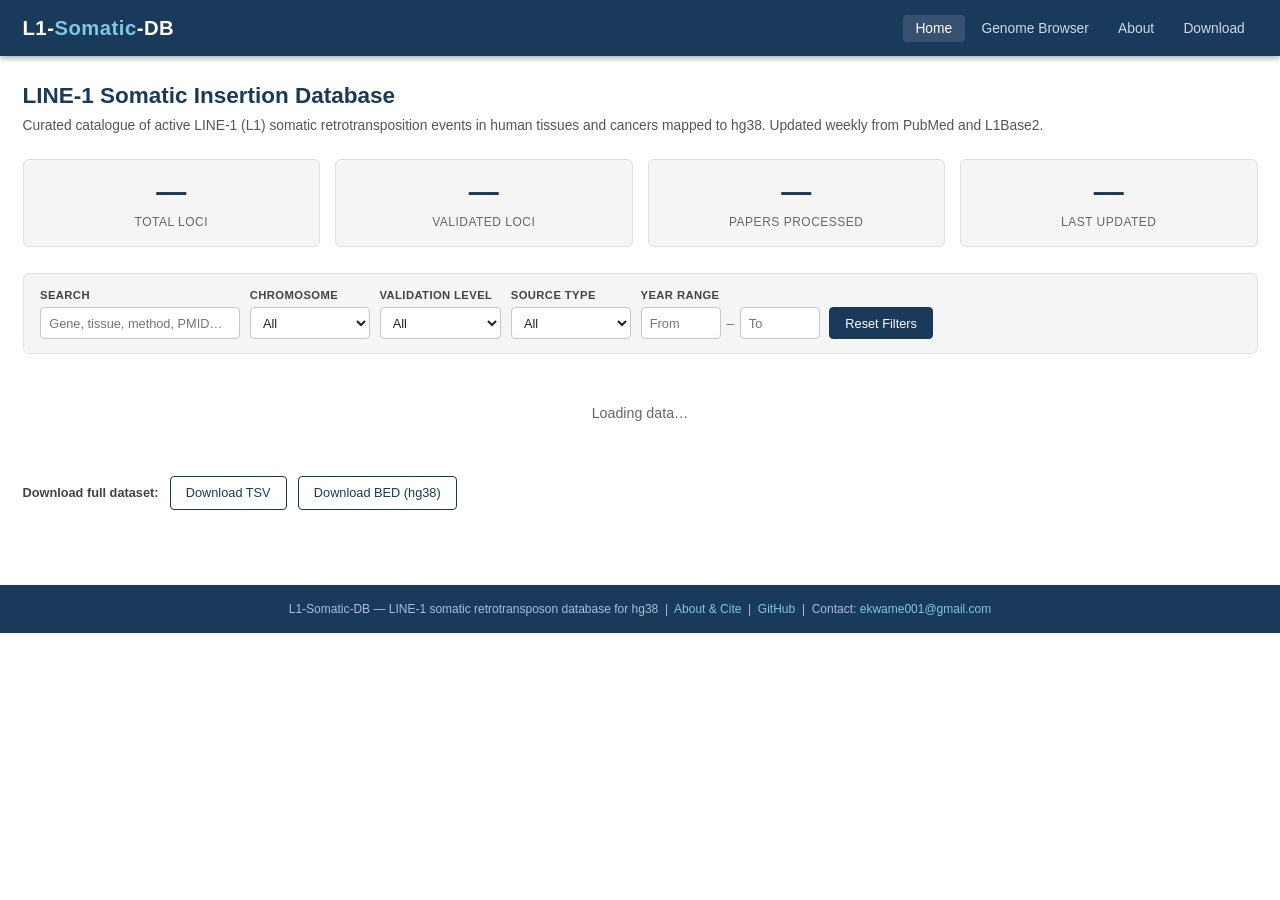
<file: site/index.html>
<!DOCTYPE html>
<html lang="en">
<head>
  <meta charset="UTF-8">
  <meta name="viewport" content="width=device-width, initial-scale=1.0">
  <meta name="description" content="L1-Somatic-DB: a searchable database of active LINE-1 somatic insertions in humans (hg38).">
  <title>L1-Somatic-DB — LINE-1 Somatic Insertion Database</title>

  <!-- DataTables CSS -->
  <link rel="stylesheet" href="https://cdn.datatables.net/2.0.8/css/dataTables.dataTables.min.css">
  <!-- Site CSS -->
  <link rel="stylesheet" href="assets/css/main.css">
</head>
<body>

  <!-- ── Site Header ─────────────────────────────────────────────────── -->
  <header class="site-header" role="banner">
    <div class="logo" aria-label="L1-Somatic-DB home">
      L1-<span>Somatic</span>-DB
    </div>
    <nav aria-label="Main navigation">
      <ul class="site-nav">
        <li><a href="index.html"   class="active" aria-current="page">Home</a></li>
        <li><a href="browser.html">Genome Browser</a></li>
        <li><a href="about.html">About</a></li>
        <li><a href="data/loci.json" download>Download</a></li>
      </ul>
    </nav>
  </header>

  <!-- ── Main Content ────────────────────────────────────────────────── -->
  <main class="page-container" role="main">

    <h1 class="page-title">LINE-1 Somatic Insertion Database</h1>
    <p class="page-subtitle">
      Curated catalogue of active LINE-1 (L1) somatic retrotransposition events in human tissues and cancers
      mapped to hg38. Updated weekly from PubMed and L1Base2.
    </p>

    <!-- ── Stats Banner ──────────────────────────────────────────────── -->
    <section class="stats-banner" aria-label="Database statistics">
      <div class="stat-card">
        <div class="stat-value" id="stat-total" aria-label="Total loci">—</div>
        <div class="stat-label">Total Loci</div>
      </div>
      <div class="stat-card">
        <div class="stat-value" id="stat-validated" aria-label="Validated loci">—</div>
        <div class="stat-label">Validated Loci</div>
      </div>
      <div class="stat-card">
        <div class="stat-value" id="stat-papers" aria-label="Papers processed">—</div>
        <div class="stat-label">Papers Processed</div>
      </div>
      <div class="stat-card">
        <div class="stat-value" id="stat-updated" aria-label="Last updated">—</div>
        <div class="stat-label">Last Updated</div>
      </div>
    </section>

    <!-- ── Filter Bar ─────────────────────────────────────────────────── -->
    <section class="filter-bar" aria-label="Filter controls">

      <div class="filter-group">
        <label for="filter-search">Search</label>
        <input
          type="text"
          id="filter-search"
          placeholder="Gene, tissue, method, PMID…"
          aria-label="Search all columns"
          autocomplete="off"
          spellcheck="false">
      </div>

      <div class="filter-group">
        <label for="filter-chrom">Chromosome</label>
        <select id="filter-chrom" aria-label="Filter by chromosome">
          <option value="">All</option>
          <!-- populated dynamically from data -->
        </select>
      </div>

      <div class="filter-group">
        <label for="filter-validation">Validation Level</label>
        <select id="filter-validation" aria-label="Filter by validation level">
          <option value="">All</option>
          <option value="experimental">Experimental</option>
          <option value="computational">Computational</option>
          <option value="predicted">Predicted</option>
        </select>
      </div>

      <div class="filter-group">
        <label for="filter-source">Source Type</label>
        <select id="filter-source" aria-label="Filter by source type">
          <option value="">All</option>
          <option value="literature">Literature</option>
          <option value="l1base2">L1Base2</option>
          <option value="curated">Curated</option>
        </select>
      </div>

      <div class="filter-group year-range">
        <div>
          <label>Year Range</label>
          <div class="year-inputs">
            <input
              type="number"
              id="filter-year-from"
              placeholder="From"
              aria-label="Year from"
              min="1990"
              max="2100"
              step="1">
            <span style="color:#666;font-size:0.85rem">–</span>
            <input
              type="number"
              id="filter-year-to"
              placeholder="To"
              aria-label="Year to"
              min="1990"
              max="2100"
              step="1">
          </div>
        </div>
      </div>

      <button class="btn-reset" id="btn-reset" type="button" aria-label="Reset all filters">
        Reset Filters
      </button>

    </section>

    <!-- ── Status / Table ─────────────────────────────────────────────── -->
    <div id="table-status" class="status-message" role="status" aria-live="polite">
      Loading data…
    </div>

    <div id="table-wrapper" class="table-wrapper" style="display:none;">
      <table
        id="loci-table"
        class="display"
        aria-label="LINE-1 somatic loci"
        role="grid"
        style="width:100%">
        <thead>
          <tr>
            <th scope="col">Position</th>
            <th scope="col">Gene</th>
            <th scope="col">L1 Family</th>
            <th scope="col">Tissue / Cancer</th>
            <th scope="col">Validation</th>
            <th scope="col">Evidence</th>
            <th scope="col">Samples</th>
            <th scope="col">Year</th>
            <th scope="col">PMID</th>
            <th scope="col">Confidence</th>
          </tr>
        </thead>
        <tbody>
          <!-- populated by table.js -->
        </tbody>
      </table>
    </div>

    <!-- ── Download Section ───────────────────────────────────────────── -->
    <div class="download-section" aria-label="Download data">
      <span class="section-label">Download full dataset:</span>
      <a class="btn-download" href="data/loci.tsv" download aria-label="Download TSV file">
        Download TSV
      </a>
      <a class="btn-download" href="data/loci_hg38.bed" download aria-label="Download BED file">
        Download BED (hg38)
      </a>
    </div>

  </main>

  <!-- ── Footer ──────────────────────────────────────────────────────── -->
  <footer class="site-footer" role="contentinfo">
    <p>
      L1-Somatic-DB &mdash; LINE-1 somatic retrotransposon database for hg38 &nbsp;|&nbsp;
      <a href="about.html">About &amp; Cite</a> &nbsp;|&nbsp;
      <a href="https://github.com/#" target="_blank" rel="noopener noreferrer">GitHub</a> &nbsp;|&nbsp;
      Contact: <a href="mailto:ekwame001@gmail.com">ekwame001@gmail.com</a>
    </p>
  </footer>

  <!-- ── Scripts ─────────────────────────────────────────────────────── -->
  <!-- jQuery (required by DataTables) -->
  <script src="https://code.jquery.com/jquery-3.7.1.min.js"
          integrity="sha256-/JqT3SQfawRcv/BIHPThkBvs0OEvtFFmqPF/lYI/Cxo="
          crossorigin="anonymous"></script>
  <!-- DataTables -->
  <script src="https://cdn.datatables.net/2.0.8/js/dataTables.min.js"></script>
  <!-- Site logic -->
  <script src="assets/js/table.js" defer></script>

</body>
</html>
</file>
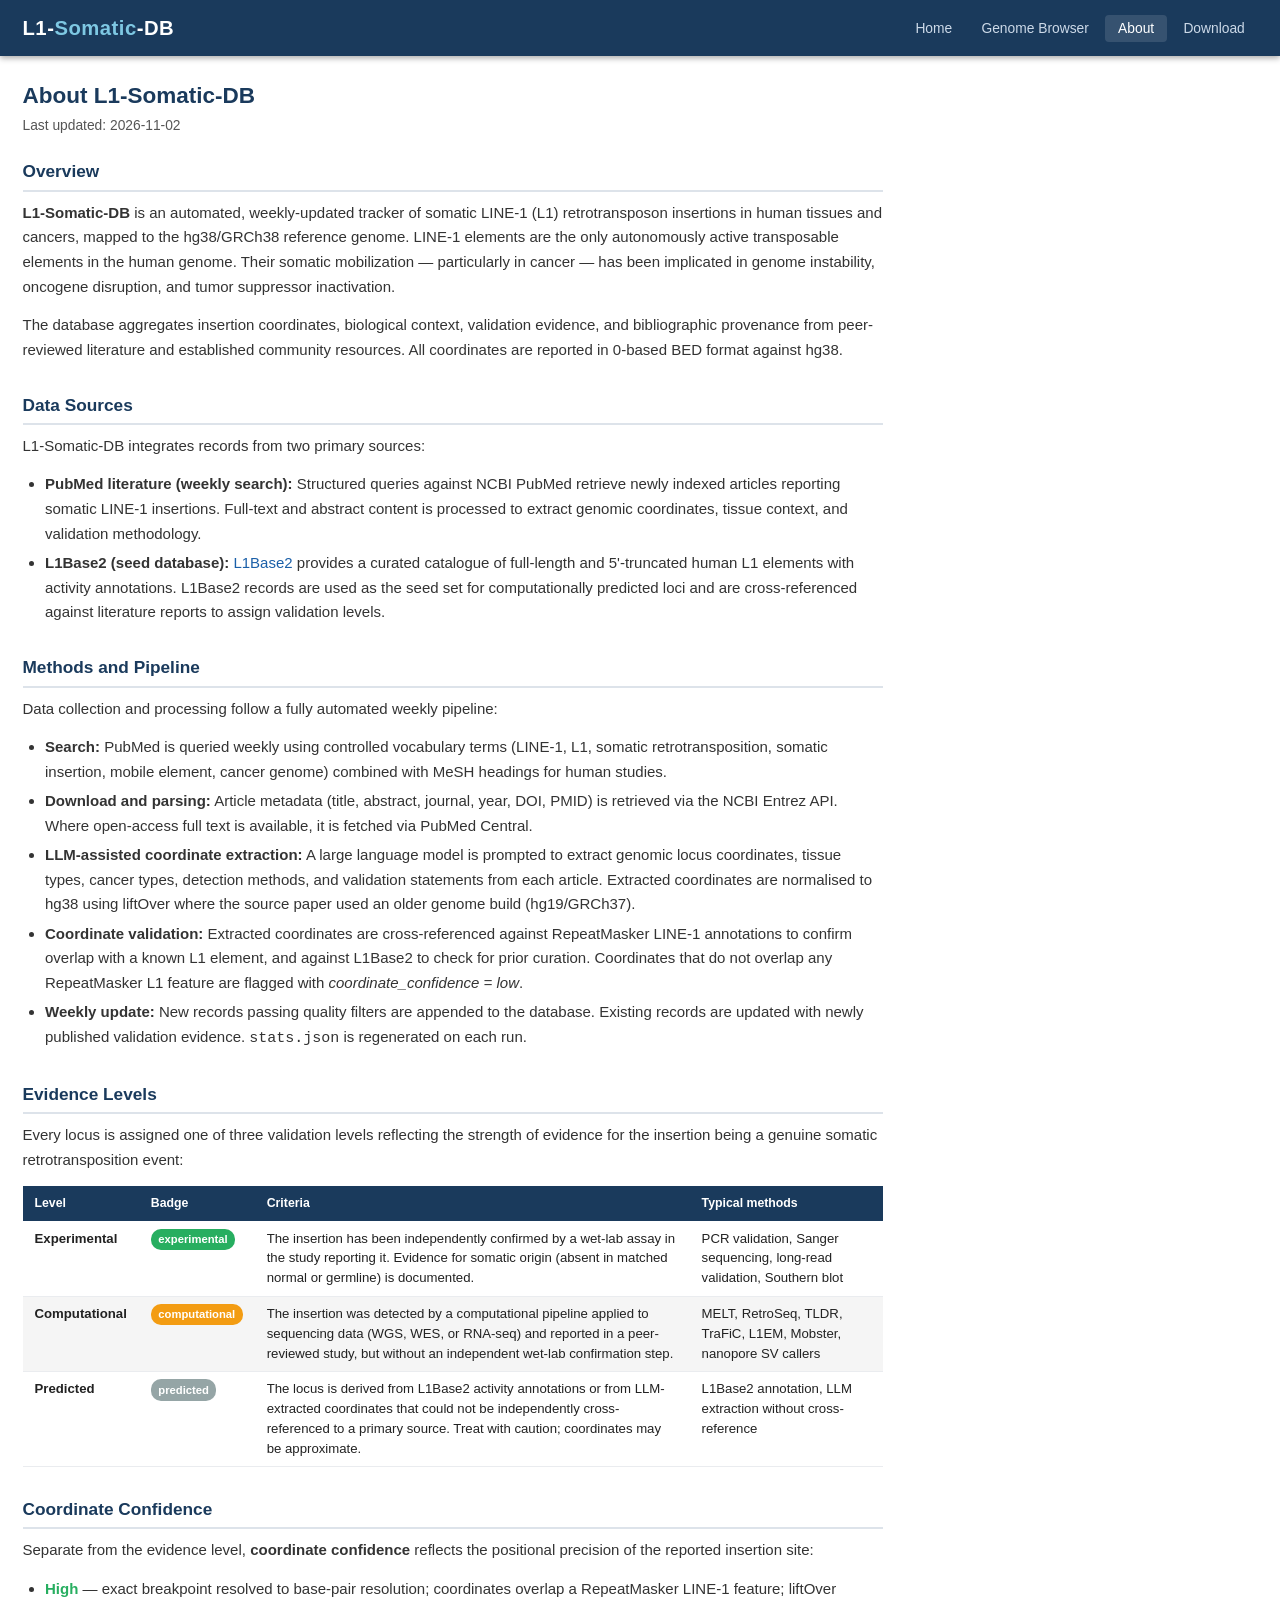
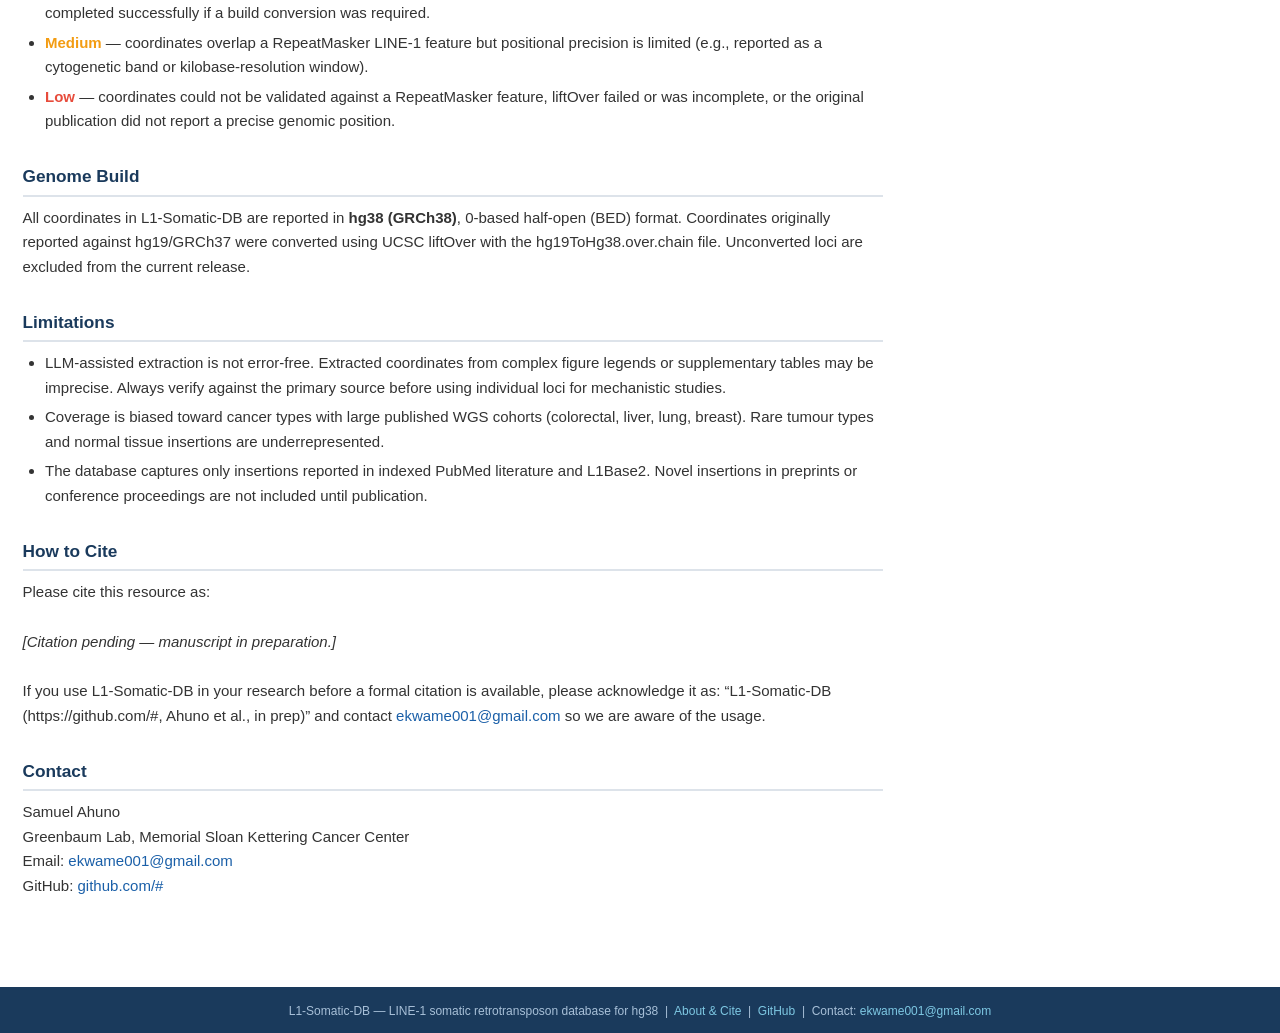
<file: site/about.html>
<!DOCTYPE html>
<html lang="en">
<head>
  <meta charset="UTF-8">
  <meta name="viewport" content="width=device-width, initial-scale=1.0">
  <meta name="description" content="About L1-Somatic-DB: methods, data sources, evidence levels, and citation information for the LINE-1 somatic insertion database.">
  <title>About — L1-Somatic-DB</title>

  <!-- Site CSS -->
  <link rel="stylesheet" href="assets/css/main.css">
</head>
<body>

  <!-- ── Site Header ─────────────────────────────────────────────────── -->
  <header class="site-header" role="banner">
    <div class="logo" aria-label="L1-Somatic-DB home">
      L1-<span>Somatic</span>-DB
    </div>
    <nav aria-label="Main navigation">
      <ul class="site-nav">
        <li><a href="index.html">Home</a></li>
        <li><a href="browser.html">Genome Browser</a></li>
        <li><a href="about.html" class="active" aria-current="page">About</a></li>
        <li><a href="data/loci.json" download>Download</a></li>
      </ul>
    </nav>
  </header>

  <!-- ── Main Content ────────────────────────────────────────────────── -->
  <main class="page-container" role="main">

    <h1 class="page-title">About L1-Somatic-DB</h1>
    <p class="page-subtitle">
      Last updated: <span id="about-updated">—</span>
    </p>

    <article class="about-content">

      <!-- ── Overview ─────────────────────────────────────────────────── -->
      <h2>Overview</h2>
      <p>
        <strong>L1-Somatic-DB</strong> is an automated, weekly-updated tracker of somatic LINE-1 (L1)
        retrotransposon insertions in human tissues and cancers, mapped to the hg38/GRCh38 reference genome.
        LINE-1 elements are the only autonomously active transposable elements in the human genome.
        Their somatic mobilization — particularly in cancer — has been implicated in genome instability,
        oncogene disruption, and tumor suppressor inactivation.
      </p>
      <p>
        The database aggregates insertion coordinates, biological context, validation evidence, and
        bibliographic provenance from peer-reviewed literature and established community resources.
        All coordinates are reported in 0-based BED format against hg38.
      </p>

      <!-- ── Data Sources ──────────────────────────────────────────────── -->
      <h2>Data Sources</h2>
      <p>L1-Somatic-DB integrates records from two primary sources:</p>
      <ul>
        <li>
          <strong>PubMed literature (weekly search):</strong> Structured queries against NCBI PubMed
          retrieve newly indexed articles reporting somatic LINE-1 insertions. Full-text and abstract
          content is processed to extract genomic coordinates, tissue context, and validation methodology.
        </li>
        <li>
          <strong>L1Base2 (seed database):</strong>
          <a href="https://l1base.charite.de/" target="_blank" rel="noopener noreferrer">L1Base2</a>
          provides a curated catalogue of full-length and 5'-truncated human L1 elements with activity
          annotations. L1Base2 records are used as the seed set for computationally predicted loci and
          are cross-referenced against literature reports to assign validation levels.
        </li>
      </ul>

      <!-- ── Methods ───────────────────────────────────────────────────── -->
      <h2>Methods and Pipeline</h2>
      <p>
        Data collection and processing follow a fully automated weekly pipeline:
      </p>
      <ul>
        <li>
          <strong>Search:</strong> PubMed is queried weekly using controlled vocabulary terms
          (LINE-1, L1, somatic retrotransposition, somatic insertion, mobile element, cancer genome)
          combined with MeSH headings for human studies.
        </li>
        <li>
          <strong>Download and parsing:</strong> Article metadata (title, abstract, journal, year, DOI,
          PMID) is retrieved via the NCBI Entrez API. Where open-access full text is available, it is
          fetched via PubMed Central.
        </li>
        <li>
          <strong>LLM-assisted coordinate extraction:</strong> A large language model is prompted to
          extract genomic locus coordinates, tissue types, cancer types, detection methods, and
          validation statements from each article. Extracted coordinates are normalised to hg38 using
          liftOver where the source paper used an older genome build (hg19/GRCh37).
        </li>
        <li>
          <strong>Coordinate validation:</strong> Extracted coordinates are cross-referenced against
          RepeatMasker LINE-1 annotations to confirm overlap with a known L1 element, and against
          L1Base2 to check for prior curation. Coordinates that do not overlap any RepeatMasker L1
          feature are flagged with <em>coordinate_confidence = low</em>.
        </li>
        <li>
          <strong>Weekly update:</strong> New records passing quality filters are appended to the
          database. Existing records are updated with newly published validation evidence.
          <code>stats.json</code> is regenerated on each run.
        </li>
      </ul>

      <!-- ── Evidence Levels ───────────────────────────────────────────── -->
      <h2>Evidence Levels</h2>
      <p>
        Every locus is assigned one of three validation levels reflecting the strength of evidence
        for the insertion being a genuine somatic retrotransposition event:
      </p>
      <table class="about-table" aria-label="Evidence level definitions">
        <thead>
          <tr>
            <th scope="col">Level</th>
            <th scope="col">Badge</th>
            <th scope="col">Criteria</th>
            <th scope="col">Typical methods</th>
          </tr>
        </thead>
        <tbody>
          <tr>
            <td><strong>Experimental</strong></td>
            <td><span class="chip chip-experimental">experimental</span></td>
            <td>
              The insertion has been independently confirmed by a wet-lab assay in the
              study reporting it. Evidence for somatic origin (absent in matched normal or
              germline) is documented.
            </td>
            <td>PCR validation, Sanger sequencing, long-read validation, Southern blot</td>
          </tr>
          <tr>
            <td><strong>Computational</strong></td>
            <td><span class="chip chip-computational">computational</span></td>
            <td>
              The insertion was detected by a computational pipeline applied to sequencing data
              (WGS, WES, or RNA-seq) and reported in a peer-reviewed study, but without an
              independent wet-lab confirmation step.
            </td>
            <td>MELT, RetroSeq, TLDR, TraFiC, L1EM, Mobster, nanopore SV callers</td>
          </tr>
          <tr>
            <td><strong>Predicted</strong></td>
            <td><span class="chip chip-predicted">predicted</span></td>
            <td>
              The locus is derived from L1Base2 activity annotations or from LLM-extracted
              coordinates that could not be independently cross-referenced to a primary source.
              Treat with caution; coordinates may be approximate.
            </td>
            <td>L1Base2 annotation, LLM extraction without cross-reference</td>
          </tr>
        </tbody>
      </table>

      <!-- ── Coordinate Confidence ─────────────────────────────────────── -->
      <h2>Coordinate Confidence</h2>
      <p>
        Separate from the evidence level, <strong>coordinate confidence</strong> reflects the
        positional precision of the reported insertion site:
      </p>
      <ul>
        <li>
          <strong style="color:#27ae60;">High</strong> — exact breakpoint resolved to base-pair
          resolution; coordinates overlap a RepeatMasker LINE-1 feature; liftOver completed
          successfully if a build conversion was required.
        </li>
        <li>
          <strong style="color:#f39c12;">Medium</strong> — coordinates overlap a RepeatMasker
          LINE-1 feature but positional precision is limited (e.g., reported as a cytogenetic band
          or kilobase-resolution window).
        </li>
        <li>
          <strong style="color:#e74c3c;">Low</strong> — coordinates could not be validated against
          a RepeatMasker feature, liftOver failed or was incomplete, or the original publication did
          not report a precise genomic position.
        </li>
      </ul>

      <!-- ── Genome Build ───────────────────────────────────────────────── -->
      <h2>Genome Build</h2>
      <p>
        All coordinates in L1-Somatic-DB are reported in <strong>hg38 (GRCh38)</strong>, 0-based
        half-open (BED) format. Coordinates originally reported against hg19/GRCh37 were converted
        using UCSC liftOver with the hg19ToHg38.over.chain file. Unconverted loci are excluded
        from the current release.
      </p>

      <!-- ── Limitations ───────────────────────────────────────────────── -->
      <h2>Limitations</h2>
      <ul>
        <li>
          LLM-assisted extraction is not error-free. Extracted coordinates from complex figure
          legends or supplementary tables may be imprecise. Always verify against the primary source
          before using individual loci for mechanistic studies.
        </li>
        <li>
          Coverage is biased toward cancer types with large published WGS cohorts
          (colorectal, liver, lung, breast). Rare tumour types and normal tissue insertions are
          underrepresented.
        </li>
        <li>
          The database captures only insertions reported in indexed PubMed literature and L1Base2.
          Novel insertions in preprints or conference proceedings are not included until publication.
        </li>
      </ul>

      <!-- ── How to Cite ────────────────────────────────────────────────── -->
      <h2>How to Cite</h2>
      <p class="about-contact">
        Please cite this resource as:
        <br><br>
        <em>[Citation pending — manuscript in preparation.]</em>
        <br><br>
        If you use L1-Somatic-DB in your research before a formal citation is available,
        please acknowledge it as: <q>L1-Somatic-DB (https://github.com/#, Ahuno et al., in prep)</q>
        and contact <a href="mailto:ekwame001@gmail.com">ekwame001@gmail.com</a> so we are aware of
        the usage.
      </p>

      <!-- ── Contact ───────────────────────────────────────────────────── -->
      <h2>Contact</h2>
      <p class="about-contact">
        Samuel Ahuno<br>
        Greenbaum Lab, Memorial Sloan Kettering Cancer Center<br>
        Email: <a href="mailto:ekwame001@gmail.com">ekwame001@gmail.com</a><br>
        GitHub: <a href="https://github.com/#" target="_blank" rel="noopener noreferrer">github.com/#</a>
      </p>

    </article>

  </main>

  <!-- ── Footer ──────────────────────────────────────────────────────── -->
  <footer class="site-footer" role="contentinfo">
    <p>
      L1-Somatic-DB &mdash; LINE-1 somatic retrotransposon database for hg38 &nbsp;|&nbsp;
      <a href="about.html">About &amp; Cite</a> &nbsp;|&nbsp;
      <a href="https://github.com/#" target="_blank" rel="noopener noreferrer">GitHub</a> &nbsp;|&nbsp;
      Contact: <a href="mailto:ekwame001@gmail.com">ekwame001@gmail.com</a>
    </p>
  </footer>

  <!-- Populate "Last updated" from stats.json -->
  <script>
    fetch('data/stats.json')
      .then(function (r) { return r.ok ? r.json() : Promise.reject(r.status); })
      .then(function (stats) {
        var el = document.getElementById('about-updated');
        if (el && stats.last_updated) el.textContent = stats.last_updated;
      })
      .catch(function (err) {
        console.warn('about.html: could not load stats.json', err);
      });
  </script>

</body>
</html>
</file>
<file: site/assets/css/main.css>
/* main.css — L1-Somatic-DB
   Author: Samuel Ahuno
   Date: 2026-04-20
   Purpose: Site-wide styles for the LINE-1 somatic insertion database
*/

/* ─── Reset & Base ─────────────────────────────────────────────────── */
*, *::before, *::after {
  box-sizing: border-box;
  margin: 0;
  padding: 0;
}

html, body {
  font-family: Arial, Helvetica, sans-serif;
  font-size: 15px;
  line-height: 1.5;
  background: #ffffff;
  color: #222222;
}

a {
  color: #1a5fa8;
  text-decoration: none;
}

a:hover {
  text-decoration: underline;
}

/* ─── Header / Nav ─────────────────────────────────────────────────── */
.site-header {
  background: #1a3a5c;
  color: #ffffff;
  padding: 0 1.5rem;
  display: flex;
  align-items: center;
  justify-content: space-between;
  height: 56px;
  position: sticky;
  top: 0;
  z-index: 1000;
  box-shadow: 0 2px 6px rgba(0, 0, 0, 0.35);
}

.site-header .logo {
  font-size: 1.35rem;
  font-weight: bold;
  letter-spacing: 0.5px;
  color: #ffffff;
  white-space: nowrap;
}

.site-header .logo span {
  color: #7ec8e3;
}

.site-nav {
  display: flex;
  gap: 0.25rem;
  list-style: none;
}

.site-nav a {
  color: #ccd9e8;
  padding: 0.4rem 0.85rem;
  border-radius: 4px;
  font-size: 0.92rem;
  transition: background 0.15s, color 0.15s;
}

.site-nav a:hover,
.site-nav a.active {
  background: rgba(255, 255, 255, 0.12);
  color: #ffffff;
  text-decoration: none;
}

/* ─── Page Container ───────────────────────────────────────────────── */
.page-container {
  max-width: 1400px;
  margin: 0 auto;
  padding: 1.5rem 1.5rem 3rem;
}

.page-title {
  font-size: 1.5rem;
  font-weight: bold;
  color: #1a3a5c;
  margin-bottom: 0.25rem;
}

.page-subtitle {
  color: #555;
  font-size: 0.92rem;
  margin-bottom: 1.5rem;
}

/* ─── Stats Banner ─────────────────────────────────────────────────── */
.stats-banner {
  display: flex;
  gap: 1rem;
  margin-bottom: 1.75rem;
  flex-wrap: wrap;
}

.stat-card {
  flex: 1 1 180px;
  background: #f5f5f5;
  border: 1px solid #e0e0e0;
  border-radius: 6px;
  padding: 1rem 1.25rem;
  text-align: center;
  min-width: 140px;
}

.stat-card .stat-value {
  font-size: 2rem;
  font-weight: bold;
  color: #1a3a5c;
  line-height: 1.1;
}

.stat-card .stat-label {
  font-size: 0.8rem;
  color: #666;
  margin-top: 0.3rem;
  text-transform: uppercase;
  letter-spacing: 0.5px;
}

/* ─── Filter Bar ───────────────────────────────────────────────────── */
.filter-bar {
  background: #f5f5f5;
  border: 1px solid #dde3ea;
  border-radius: 6px;
  padding: 0.9rem 1.1rem;
  margin-bottom: 1.25rem;
  display: flex;
  flex-wrap: wrap;
  gap: 0.65rem;
  align-items: flex-end;
}

.filter-group {
  display: flex;
  flex-direction: column;
  gap: 0.2rem;
  min-width: 120px;
}

.filter-group label {
  font-size: 0.75rem;
  font-weight: bold;
  color: #444;
  text-transform: uppercase;
  letter-spacing: 0.4px;
}

.filter-group input[type="text"],
.filter-group input[type="number"],
.filter-group select {
  font-family: Arial, Helvetica, sans-serif;
  font-size: 0.85rem;
  padding: 0.35rem 0.55rem;
  border: 1px solid #c0c8d2;
  border-radius: 4px;
  background: #ffffff;
  color: #222;
  width: 100%;
  height: 32px;
}

.filter-group input[type="text"] {
  min-width: 200px;
}

.filter-group input[type="number"] {
  min-width: 80px;
}

.filter-group.year-range {
  flex-direction: row;
  align-items: flex-end;
  gap: 0.4rem;
}

.filter-group.year-range .year-inputs {
  display: flex;
  gap: 0.4rem;
  align-items: center;
}

.filter-group.year-range label {
  display: block;
  margin-bottom: 0.2rem;
}

.filter-group select:focus,
.filter-group input:focus {
  outline: 2px solid #1a5fa8;
  outline-offset: 1px;
  border-color: #1a5fa8;
}

.btn-reset {
  font-family: Arial, Helvetica, sans-serif;
  font-size: 0.85rem;
  padding: 0.35rem 1rem;
  border: 1px solid #1a3a5c;
  border-radius: 4px;
  background: #1a3a5c;
  color: #ffffff;
  cursor: pointer;
  height: 32px;
  align-self: flex-end;
  transition: background 0.15s;
  white-space: nowrap;
}

.btn-reset:hover {
  background: #122a44;
}

/* ─── DataTables Overrides ─────────────────────────────────────────── */
.table-wrapper {
  overflow-x: auto;
  -webkit-overflow-scrolling: touch;
}

table.dataTable {
  width: 100% !important;
  border-collapse: collapse;
  font-size: 0.85rem;
}

table.dataTable thead th {
  background: #1a3a5c;
  color: #ffffff;
  padding: 0.55rem 0.7rem;
  text-align: left;
  font-weight: bold;
  font-size: 0.8rem;
  white-space: nowrap;
  border-bottom: none;
}

table.dataTable thead th.sorting::after,
table.dataTable thead th.sorting_asc::after,
table.dataTable thead th.sorting_desc::after {
  color: #7ec8e3;
}

table.dataTable tbody tr {
  border-bottom: 1px solid #eaecef;
}

table.dataTable tbody tr:hover {
  background: #eef4fb !important;
}

table.dataTable tbody tr:nth-child(even) {
  background: #f5f5f5;
}

table.dataTable tbody td {
  padding: 0.45rem 0.7rem;
  vertical-align: top;
  word-break: break-word;
}

.dataTables_wrapper .dataTables_length select,
.dataTables_wrapper .dataTables_filter input {
  font-family: Arial, Helvetica, sans-serif;
  font-size: 0.85rem;
  border: 1px solid #c0c8d2;
  border-radius: 4px;
  padding: 0.25rem 0.5rem;
}

.dataTables_wrapper .dataTables_info {
  font-size: 0.82rem;
  color: #666;
}

.dataTables_wrapper .dataTables_paginate .paginate_button {
  font-size: 0.82rem;
}

/* ─── Validation Badges ────────────────────────────────────────────── */
.badge {
  display: inline-block;
  padding: 0.2rem 0.55rem;
  border-radius: 12px;
  font-size: 0.75rem;
  font-weight: bold;
  text-transform: capitalize;
  white-space: nowrap;
  color: #ffffff;
}

.badge-experimental {
  background: #27ae60;
}

.badge-computational {
  background: #f39c12;
}

.badge-predicted {
  background: #95a5a6;
}

/* ─── Confidence Dots ──────────────────────────────────────────────── */
.conf-dot {
  display: inline-flex;
  align-items: center;
  gap: 0.35rem;
  font-size: 0.82rem;
  white-space: nowrap;
}

.conf-dot::before {
  content: '';
  display: inline-block;
  width: 9px;
  height: 9px;
  border-radius: 50%;
  flex-shrink: 0;
}

.conf-high::before  { background: #27ae60; }
.conf-medium::before { background: #f39c12; }
.conf-low::before   { background: #e74c3c; }

/* ─── Position Link ────────────────────────────────────────────────── */
.pos-link {
  font-family: 'Courier New', Courier, monospace;
  font-size: 0.8rem;
  white-space: nowrap;
  color: #1a5fa8;
}

.pos-link:hover {
  text-decoration: underline;
}

/* ─── Download Section ─────────────────────────────────────────────── */
.download-section {
  margin-top: 1.5rem;
  display: flex;
  gap: 0.75rem;
  flex-wrap: wrap;
  align-items: center;
}

.download-section .section-label {
  font-size: 0.85rem;
  font-weight: bold;
  color: #444;
}

.btn-download {
  display: inline-block;
  font-family: Arial, Helvetica, sans-serif;
  font-size: 0.85rem;
  padding: 0.4rem 1rem;
  border-radius: 4px;
  border: 1px solid #1a3a5c;
  background: #ffffff;
  color: #1a3a5c;
  cursor: pointer;
  text-decoration: none;
  transition: background 0.15s, color 0.15s;
}

.btn-download:hover {
  background: #1a3a5c;
  color: #ffffff;
  text-decoration: none;
}

/* ─── Loading / Error States ───────────────────────────────────────── */
.status-message {
  text-align: center;
  padding: 2rem;
  color: #666;
  font-size: 0.95rem;
}

.status-message.error {
  color: #c0392b;
}

/* ─── Browser Page ─────────────────────────────────────────────────── */
.browser-info {
  background: #eef4fb;
  border-left: 4px solid #1a5fa8;
  padding: 0.65rem 1rem;
  border-radius: 0 4px 4px 0;
  font-size: 0.88rem;
  color: #333;
  margin-bottom: 1rem;
}

.browser-container {
  width: 100%;
  height: 80vh;
  border: 1px solid #dde3ea;
  border-radius: 6px;
  overflow: hidden;
  background: #fafafa;
  position: relative;
}

.browser-placeholder {
  display: flex;
  align-items: center;
  justify-content: center;
  height: 100%;
  color: #777;
  font-size: 1rem;
  flex-direction: column;
  gap: 0.5rem;
}

/* ─── About Page ───────────────────────────────────────────────────── */
.about-content {
  max-width: 860px;
}

.about-content h2 {
  font-size: 1.15rem;
  color: #1a3a5c;
  margin-top: 2rem;
  margin-bottom: 0.6rem;
  padding-bottom: 0.3rem;
  border-bottom: 2px solid #dde3ea;
}

.about-content h2:first-child {
  margin-top: 0;
}

.about-content p {
  margin-bottom: 0.9rem;
  color: #333;
  line-height: 1.65;
}

.about-content ul {
  margin: 0.5rem 0 0.9rem 1.5rem;
  color: #333;
  line-height: 1.65;
}

.about-content li {
  margin-bottom: 0.3rem;
}

/* Evidence levels / About table */
.about-table {
  width: 100%;
  border-collapse: collapse;
  font-size: 0.88rem;
  margin-bottom: 1rem;
}

.about-table thead th {
  background: #1a3a5c;
  color: #ffffff;
  padding: 0.55rem 0.8rem;
  text-align: left;
  font-size: 0.82rem;
}

.about-table tbody td {
  padding: 0.5rem 0.8rem;
  border-bottom: 1px solid #eaecef;
  vertical-align: top;
}

.about-table tbody tr:nth-child(even) {
  background: #f5f5f5;
}

.about-contact a {
  color: #1a5fa8;
}

.chip {
  display: inline-block;
  padding: 0.15rem 0.5rem;
  border-radius: 10px;
  font-size: 0.75rem;
  font-weight: bold;
  color: #fff;
}

.chip-experimental { background: #27ae60; }
.chip-computational { background: #f39c12; }
.chip-predicted { background: #95a5a6; }

/* ─── Footer ───────────────────────────────────────────────────────── */
.site-footer {
  background: #1a3a5c;
  color: #a8c0d8;
  text-align: center;
  padding: 1rem 1.5rem;
  font-size: 0.8rem;
  margin-top: 2rem;
}

.site-footer a {
  color: #7ec8e3;
}

/* ─── Responsive ───────────────────────────────────────────────────── */
@media (max-width: 768px) {
  .site-header {
    flex-direction: column;
    height: auto;
    padding: 0.6rem 1rem;
    gap: 0.4rem;
    position: static;
  }

  .site-nav {
    flex-wrap: wrap;
    justify-content: center;
  }

  .stats-banner {
    gap: 0.6rem;
  }

  .stat-card {
    flex: 1 1 130px;
  }

  .stat-card .stat-value {
    font-size: 1.5rem;
  }

  .filter-bar {
    flex-direction: column;
    gap: 0.5rem;
  }

  .filter-group {
    width: 100%;
    min-width: unset;
  }

  .filter-group input[type="text"] {
    min-width: unset;
  }

  .browser-container {
    height: 60vh;
  }
}
</file>
